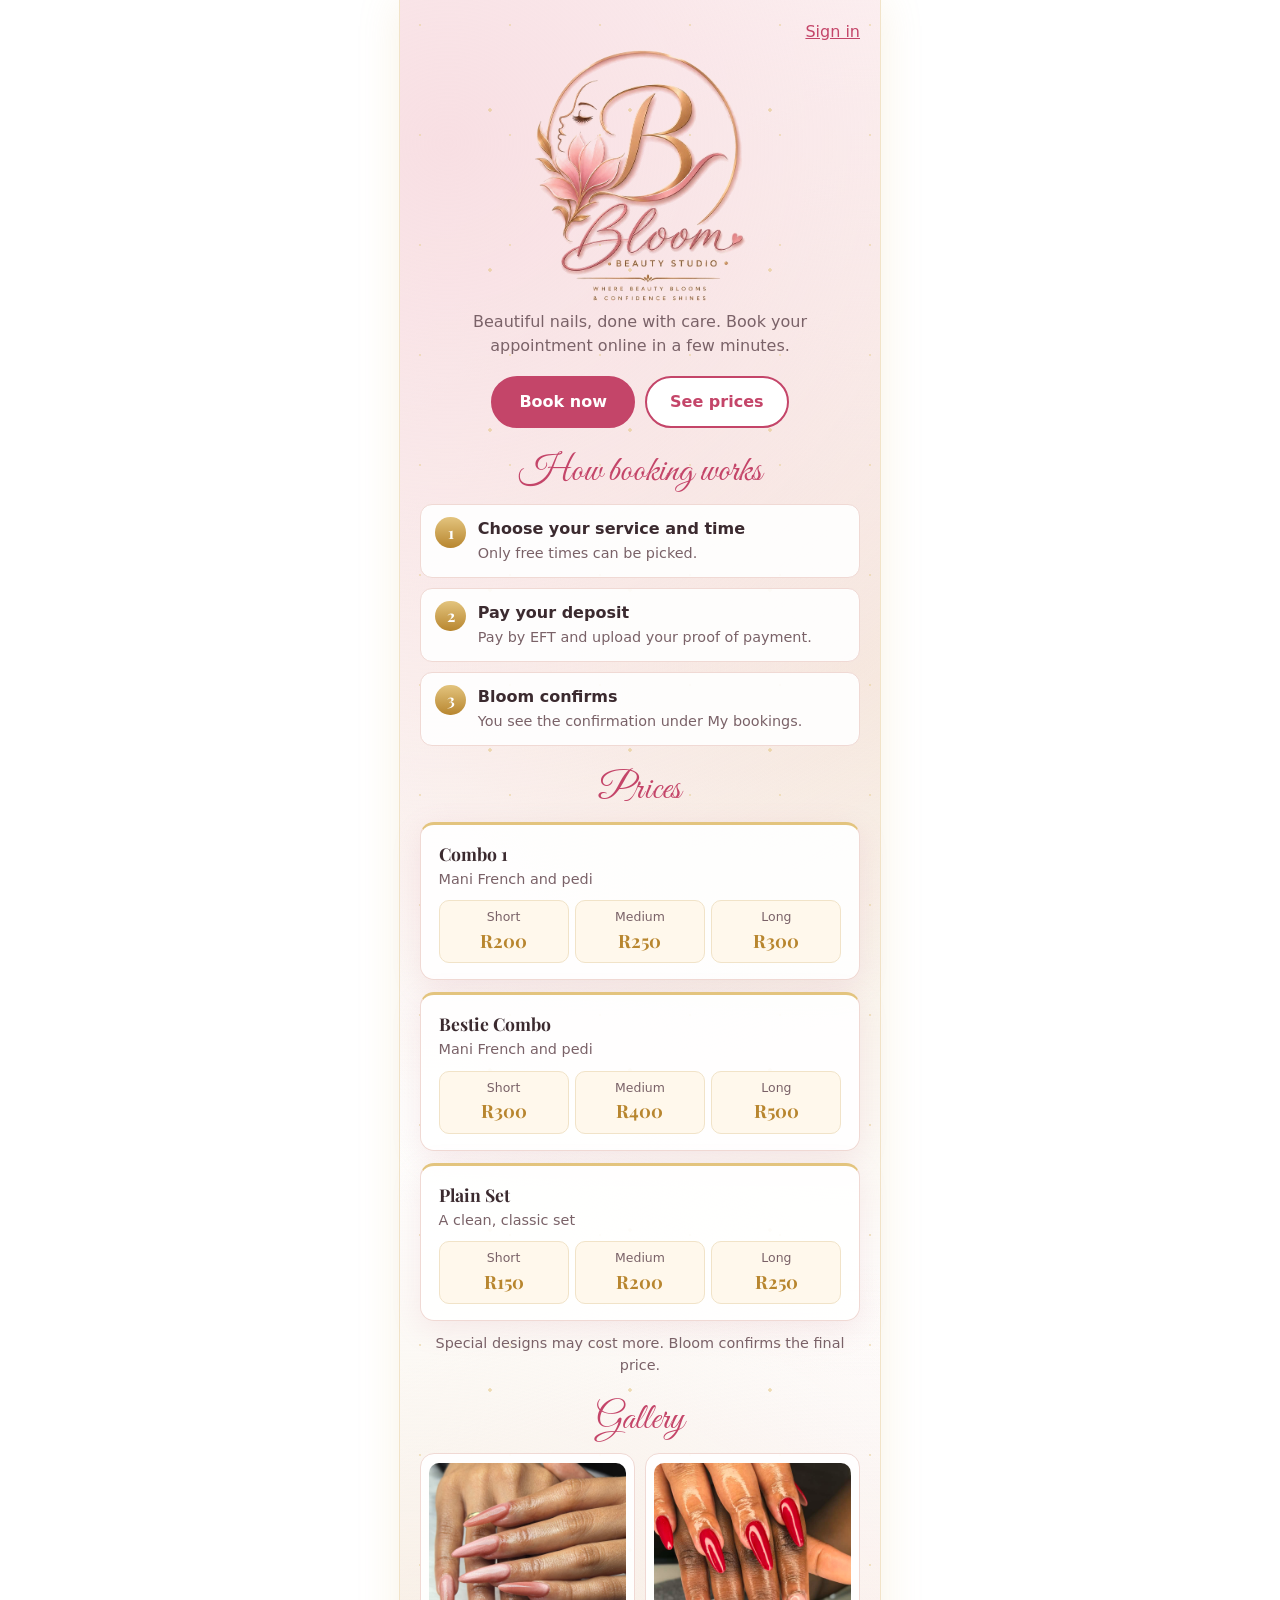
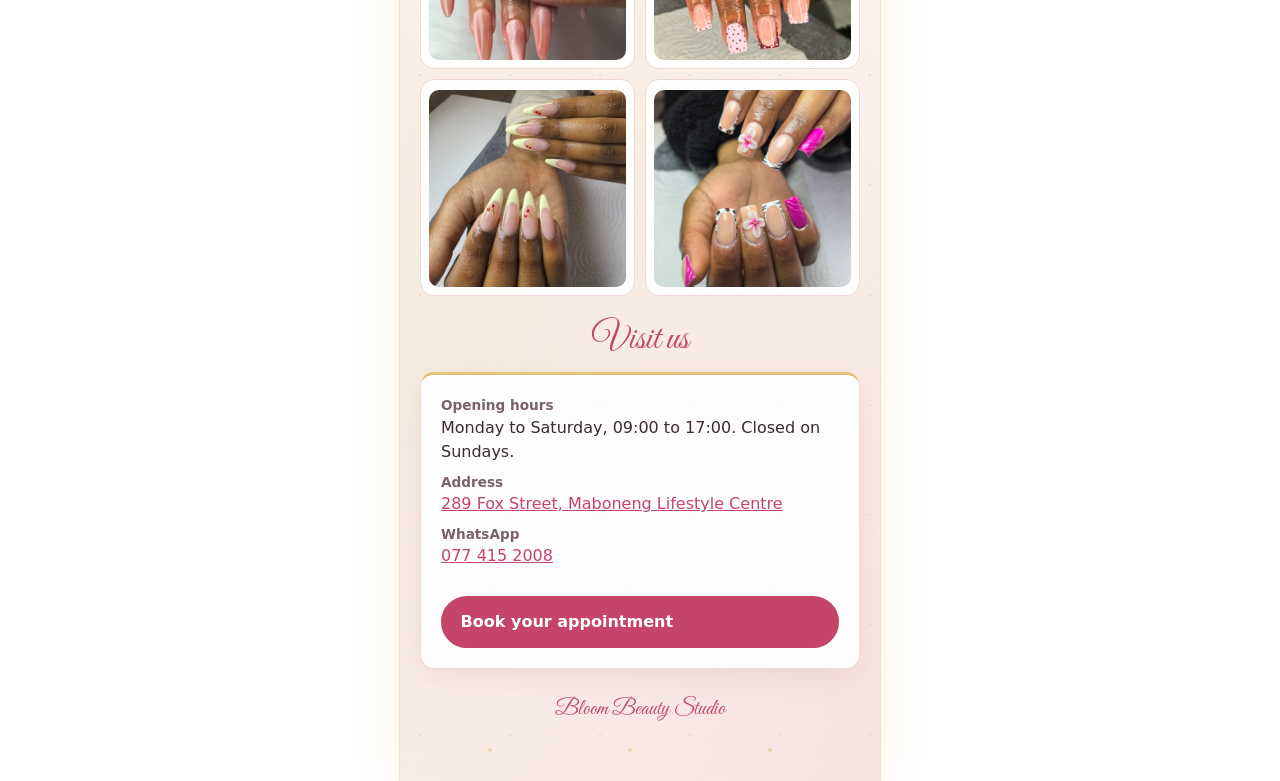
<file: index.html>
<!DOCTYPE html>
<html lang="en">
<head>
  <meta charset="utf-8">
  <meta name="viewport" content="width=device-width, initial-scale=1">
  <title>Bloom Beauty Studio - Nails in Johannesburg</title>
  <link rel="stylesheet" href="css/style.css">
  <style>
    /* Welcome page only */
    .welcome { padding-bottom: 2rem; }
    .w-top { display: flex; justify-content: flex-end; width: 100%; padding: .25rem 0 0; }
    .w-hero { text-align: center; display: flex; flex-direction: column; align-items: center; }
    .w-tagline { margin: -.25rem 0 1.1rem; color: var(--muted); font-size: 1rem; max-width: 22rem; }
    .w-actions { display: flex; gap: .6rem; justify-content: center; flex-wrap: wrap; width: 100%; }
    .w-actions .btn { min-width: 9rem; text-align: center; text-decoration: none; }
    .btn-outline { color: var(--accent); background: #ffffff; }
    .btn-outline:hover { color: #ffffff; }

    .w-section { width: 100%; margin-top: 1.5rem; }
    .w-section h2 {
      margin: 0 0 .75rem;
      text-align: center;
      font-family: "Great Vibes", cursive;
      font-weight: 400;
      font-size: 2.3rem;
      line-height: 1.1;
      color: var(--accent);
    }

    .steps { display: grid; gap: .6rem; margin: 0; padding: 0; list-style: none; counter-reset: step; }
    .steps li {
      counter-increment: step;
      display: flex; gap: .75rem; align-items: flex-start;
      padding: .75rem .9rem;
      background: rgba(255, 255, 255, .9);
      border: 1px solid var(--border);
      border-radius: 12px;
    }
    .steps li::before {
      content: counter(step);
      flex: none;
      width: 1.9rem; height: 1.9rem;
      display: grid; place-items: center;
      font-family: "Playfair Display", Georgia, serif;
      font-weight: 700;
      color: #ffffff;
      background: linear-gradient(180deg, #e3c47e, #b8862f);
      border-radius: 50%;
    }
    .steps strong { display: block; }
    .steps span { color: var(--muted); font-size: .9rem; }

    .price-card { margin-bottom: .75rem; padding: 1rem 1.1rem; }
    .price-card h3 { margin: 0; font-family: "Playfair Display", Georgia, serif; font-size: 1.1rem; color: var(--text); }
    .price-card p { margin: .1rem 0 .6rem; }
    .price-row { display: grid; grid-template-columns: repeat(3, 1fr); gap: .4rem; text-align: center; }
    .price-row div { padding: .45rem .25rem; background: #fff8ec; border: 1px solid #f1e3c8; border-radius: 10px; }
    .price-row small { display: block; color: var(--muted); font-size: .78rem; }
    .price-row b { font-family: "Playfair Display", Georgia, serif; font-size: 1.15rem; color: var(--gold); }

    .gallery { display: grid; grid-template-columns: repeat(2, 1fr); gap: .6rem; }
    .g-tile {
      margin: 0;
      padding: .6rem .5rem .5rem;
      background: rgba(255, 255, 255, .92);
      border: 1px solid var(--border);
      border-radius: 14px;
      text-align: center;
    }
    .g-tile svg { display: block; width: 100%; height: auto; }
    .g-tile img { display: block; width: 100%; aspect-ratio: 1; object-fit: cover; border-radius: 10px; }
    .g-tile figcaption { margin-top: .35rem; font-size: .85rem; color: var(--muted); }

    .info { display: grid; gap: .5rem; }
    .info p { margin: 0; }
    .info .label { display: block; font-weight: 600; font-size: .85rem; color: var(--muted); }
    .w-foot { margin-top: 1.5rem; text-align: center; font-family: "Great Vibes", cursive; font-size: 1.4rem; color: var(--accent); }
  </style>
</head>
<body>
  <div class="frame frame-top">
    <main class="stage welcome">
      <div class="w-top"><a class="link" href="signin.html">Sign in</a></div>

      <section class="w-hero">
       <h1 class="logo logo-sm"><img src="images/logo.jpeg" alt="Bloom Beauty Studio"></h1>

        <p class="w-tagline">Beautiful nails, done with care. Book your appointment online in a few minutes.</p>
        <div class="w-actions">
          <a class="btn" href="signin.html">Book now</a>
          <a class="btn btn-outline" href="#prices">See prices</a>
        </div>
      </section>

      <section class="w-section">
        <h2>How booking works</h2>
        <ol class="steps">
          <li><div><strong>Choose your service and time</strong><span>Only free times can be picked.</span></div></li>
          <li><div><strong>Pay your deposit</strong><span>Pay by EFT and upload your proof of payment.</span></div></li>
          <li><div><strong>Bloom confirms</strong><span>You see the confirmation under My bookings.</span></div></li>
        </ol>
      </section>

      <section class="w-section" id="prices">
        <h2>Prices</h2>
        <div class="card price-card">
          <h3>Combo 1</h3>
          <p class="muted">Mani French and pedi</p>
          <div class="price-row">
            <div><small>Short</small><b>R200</b></div>
            <div><small>Medium</small><b>R250</b></div>
            <div><small>Long</small><b>R300</b></div>
          </div>
        </div>
        <div class="card price-card">
          <h3>Bestie Combo</h3>
          <p class="muted">Mani French and pedi</p>
          <div class="price-row">
            <div><small>Short</small><b>R300</b></div>
            <div><small>Medium</small><b>R400</b></div>
            <div><small>Long</small><b>R500</b></div>
          </div>
        </div>
        <div class="card price-card">
          <h3>Plain Set</h3>
          <p class="muted">A clean, classic set</p>
          <div class="price-row">
            <div><small>Short</small><b>R150</b></div>
            <div><small>Medium</small><b>R200</b></div>
            <div><small>Long</small><b>R250</b></div>
          </div>
        </div>
        <p class="muted" style="text-align:center;margin:.25rem 0 0">Special designs may cost more. Bloom confirms the final price.</p>
      </section>

      <section class="w-section">
        <h2>Gallery</h2>
       <div class="gallery">
          <figure class="g-tile"><img data-name="gallery1" alt=""></figure>
          <figure class="g-tile"><img data-name="gallery2" alt=""></figure>
          <figure class="g-tile"><img data-name="gallery3" alt=""></figure>
          <figure class="g-tile"><img data-name="gallery4" alt=""></figure>
        </div>
        <script>
          // Finds each photo whatever its file ending, and hides any box with no photo
          document.querySelectorAll(".g-tile img[data-name]").forEach((img) => {
            const endings = ["jpg", "jpeg", "png", "webp", "JPG", "JPEG", "PNG", "jpg.jpg", "jpeg.jpg", "png.png"];
            let i = 0;
            const tryNext = () => {
              if (i < endings.length) img.src = "images/" + img.dataset.name + "." + endings[i++];
              else img.closest(".g-tile").hidden = true;
            };
            img.onerror = tryNext;
            tryNext();
          });
        </script>
      </section>

      <section class="w-section">
        <h2>Visit us</h2>
        <div class="card info">
          <p><span class="label">Opening hours</span>Monday to Saturday, 09:00 to 17:00. Closed on Sundays.</p>
          <p><span class="label">Address</span><a href="https://www.google.com/maps/search/?api=1&query=289+Fox+Street+Maboneng+Lifestyle+Centre+Johannesburg" target="_blank" rel="noopener">289 Fox Street, Maboneng Lifestyle Centre</a></p>
          <p><span class="label">WhatsApp</span><a href="https://wa.me/27774152008" target="_blank" rel="noopener">077 415 2008</a></p>
          <a class="btn btn-block" href="signin.html">Book your appointment</a>
        </div>
      </section>

      <p class="w-foot">Bloom Beauty Studio</p>
    </main>
  </div>
</body>
</html>
</file>
<file: css/style.css>
@import url('https://fonts.googleapis.com/css2?family=Great+Vibes&family=Playfair+Display:wght@600;700&display=swap');

:root {
  --bg: #fcefe9;
  --surface: #fffaf7;
  --text: #3b2a2f;
  --muted: #7a6268;
  --accent: #c44569;
  --accent-dark: #a3334f;
  --gold: #b8862f;
  --gold-light: #e0b455;
  --border: #f0d9d4;
  --error-bg: #fdecef;
  --error-text: #a1233f;
  --ok-bg: #e8f5ec;
  --ok-text: #1f6b3a;
}

* { box-sizing: border-box; }
[hidden] { display: none !important; }

body {
  margin: 0;
  font-family: system-ui, -apple-system, "Segoe UI", Roboto, sans-serif;
  background: linear-gradient(180deg, var(--bg) 0%, #ffffff 100%);
  color: var(--text);
  line-height: 1.5;
  min-height: 100vh;
  display: flex;
  flex-direction: column;
}

a { color: var(--accent); }

.topbar {
  display: flex;
  align-items: center;
  justify-content: space-between;
  gap: .5rem;
  padding: .75rem 1rem;
  background: var(--surface);
  border-bottom: 2px solid transparent;
  border-image: linear-gradient(90deg, var(--gold), var(--gold-light), var(--gold)) 1;
}

.brand {
  font-family: "Playfair Display", Georgia, serif;
  font-weight: 700;
  font-size: 1.25rem;
  text-decoration: none;
  background: linear-gradient(90deg, var(--gold), var(--gold-light));
  -webkit-background-clip: text;
  background-clip: text;
  color: transparent;
}

.container { flex: 1; width: 100%; max-width: 480px; margin: 0 auto; padding: 1.25rem 1rem; }

.card {
  background: var(--surface);
  border: 1px solid var(--border);
  border-top: 3px solid var(--gold-light);
  border-radius: 14px;
  padding: 1.25rem;
  box-shadow: 0 6px 20px rgba(196, 69, 105, .08);
}
.card h1 {
  margin-top: 0;
  font-family: "Playfair Display", Georgia, serif;
  font-size: 1.6rem;
  color: var(--accent);
}

.tabs { display: flex; gap: .5rem; margin-bottom: 1rem; }
.tab {
  flex: 1;
  padding: .6rem;
  font-family: "Playfair Display", Georgia, serif;
  font-size: 1.05rem;
  font-weight: 600;
  color: var(--muted);
  background: transparent;
  border: 0;
  border-bottom: 3px solid var(--border);
  cursor: pointer;
}
.tab.active { color: var(--accent); border-bottom-color: var(--accent); }

label { display: block; margin: .9rem 0 .25rem; font-weight: 600; font-size: .9rem; }

input {
  width: 100%;
  padding: .7rem .75rem;
  font-size: 1rem;
  color: var(--text);
  background: #ffffff;
  border: 1px solid var(--border);
  border-radius: 8px;
}
input:focus { outline: 2px solid var(--accent); outline-offset: 1px; }

.btn {
  display: inline-block;
  padding: .75rem 1.1rem;
  font-size: 1rem;
  font-weight: 600;
  color: #ffffff;
  background: var(--accent);
  border: 2px solid var(--accent);
  border-radius: 999px;
  cursor: pointer;
}
.btn:hover { background: var(--accent-dark); border-color: var(--accent-dark); }
.btn:disabled { opacity: .6; cursor: not-allowed; }
.btn-block { width: 100%; margin-top: 1.25rem; }

.muted { color: var(--muted); font-size: .9rem; }

.msg { padding: .6rem .75rem; border-radius: 8px; margin-bottom: .5rem; }
.msg.error { background: var(--error-bg); color: var(--error-text); }
.msg.ok { background: var(--ok-bg); color: var(--ok-text); }

button.link { background: none; border: 0; padding: 0; font: inherit; color: var(--accent); cursor: pointer; }

.footer {
  text-align: center;
  padding: 1rem;
  color: var(--muted);
  font-size: .85rem;
  font-family: "Great Vibes", cursive;
  font-size: 1.3rem;
}
/* Sign-in page: white, blush, cream and gold, with flowers around a gold tiara */
body { background: #ffffff; }

.frame {
  position: relative;
  width: min(100%, 480px);
  min-height: 100vh;
  margin: 0 auto;
  display: flex;
  align-items: center;
  justify-content: center;
  background:
    radial-gradient(circle at 10% 6%, #f8dfe3 0, rgba(248, 223, 227, 0) 42%),
    radial-gradient(circle at 96% 28%, #f5ebdd 0, rgba(245, 235, 221, 0) 40%),
    radial-gradient(circle at 4% 80%, #f5ebdd 0, rgba(245, 235, 221, 0) 40%),
    radial-gradient(circle at 96% 98%, #f8dfe3 0, rgba(248, 223, 227, 0) 45%),
    #ffffff;
  box-shadow: 0 0 0 1px #f1e3c8, 0 0 40px rgba(217, 184, 108, .18);
}

/* Light gold sparkle dots */
.frame::before {
  content: "";
  position: absolute;
  inset: 0;
  pointer-events: none;
  background-image:
    radial-gradient(circle, #e3c47e 0 1.5px, transparent 2px),
    radial-gradient(circle, #e9d29b 0 1px, transparent 1.5px);
  background-size: 140px 160px, 90px 110px;
  background-position: 20px 30px, 65px 80px;
  opacity: .55;
}

.stage {
  position: relative;
  width: 100%;
  padding: 1rem 1.25rem 1.5rem;
  display: flex;
  flex-direction: column;
  align-items: center;
}

/* Tiara with flowers around it */
.crown {
  position: relative;
  width: min(340px, 92%, 44vh);
  aspect-ratio: 440 / 210;
}

.crown-flowers {
  position: absolute;
  inset: 0;
  width: 100%;
  height: 100%;
  filter: brightness(1.05);
  mix-blend-mode: multiply;
}

.tiara {
  position: absolute;
  left: 50%;
  top: 2%;
  width: 56%;
  height: auto;
  transform: translateX(-50%);
  filter: saturate(1.5) brightness(1.3) contrast(1.1) hue-rotate(4deg)
          drop-shadow(0 1px 1px rgba(143, 100, 32, .35));
}

.wordmark {
  margin: -.4rem 0 .9rem;
  display: flex;
  flex-direction: column;
  align-items: center;
  line-height: 1.2;
  font-family: "Great Vibes", cursive;
  font-weight: 400;
  text-align: center;
}
.wm-bloom {
  font-size: clamp(3rem, 13vw, 3.8rem);
  padding: 0 .35em;
  background: linear-gradient(180deg, #ecd084 0%, #c9973a 55%, #a87726 100%);
  -webkit-background-clip: text;
  background-clip: text;
  color: transparent;
}
.wm-script {
  margin-top: -.35rem;
  font-size: clamp(2rem, 8vw, 2.4rem);
  color: var(--accent);
}

.stage .card {
  width: 100%;
  background: rgba(255, 255, 255, .92);
  border-top: 3px solid #e3c47e;
  box-shadow: 0 8px 30px rgba(196, 120, 140, .14);
}

/* Show / hide password */
.pw-wrap { position: relative; }
.pw-wrap input { padding-right: 2.9rem; }
.pw-toggle {
  position: absolute;
  top: 50%;
  right: .35rem;
  transform: translateY(-50%);
  display: flex;
  align-items: center;
  justify-content: center;
  padding: .45rem;
  background: none;
  border: 0;
  border-radius: 8px;
  color: var(--muted);
  cursor: pointer;
}
.pw-toggle:hover { color: var(--accent); }
.pw-toggle:focus-visible { outline: 2px solid var(--accent); }
.pw-toggle svg {
  width: 20px;
  height: 20px;
  fill: none;
  stroke: currentColor;
  stroke-width: 2;
  stroke-linecap: round;
  stroke-linejoin: round;
}
.pw-toggle[aria-pressed="false"] .icon-eye-off { display: none; }
.pw-toggle[aria-pressed="true"] .icon-eye { display: none; }


/* Client page: booking form and my bookings */
.frame-top { align-items: flex-start; }
.stage-wide { align-items: stretch; padding-top: .75rem; }

.bar {
  display: flex;
  align-items: center;
  justify-content: space-between;
  padding: .25rem .25rem .75rem;
}
.bar-brand {
  font-family: "Great Vibes", cursive;
  font-size: 1.9rem;
  line-height: 1;
  color: var(--accent);
}

.stage-wide .card { margin-bottom: 1rem; background: rgba(255, 250, 247, .94); }
.card h2 {
  margin: 0 0 .5rem;
  font-family: "Playfair Display", Georgia, serif;
  font-size: 1.25rem;
  color: var(--accent);
}

select, textarea {
  width: 100%;
  padding: .7rem .75rem;
  font: inherit;
  font-size: 1rem;
  color: var(--text);
  background: #ffffff;
  border: 1px solid var(--border);
  border-radius: 8px;
}
select:focus, textarea:focus { outline: 2px solid var(--accent); outline-offset: 1px; }
textarea { resize: vertical; }

.slots { display: flex; flex-wrap: wrap; gap: .45rem; }
.slots .muted { margin: 0; }
.slot {
  padding: .5rem .8rem;
  font: inherit;
  font-weight: 600;
  color: var(--accent);
  background: #ffffff;
  border: 2px solid var(--border);
  border-radius: 999px;
  cursor: pointer;
}
.slot:hover { border-color: var(--accent); }
.slot.selected { color: #ffffff; background: var(--accent); border-color: var(--accent); }

.summary {
  margin: 1rem 0 0;
  padding: .65rem .75rem;
  font-size: .9rem;
  background: #fff3d6;
  border-radius: 8px;
}

.bk { padding: .75rem 0; border-top: 1px solid var(--border); }
.bk:first-child { border-top: 0; }
.bk-head { display: flex; align-items: center; justify-content: space-between; gap: .5rem; }
.bk-when { margin: .15rem 0; }
.bk .muted { margin: .25rem 0; }
.bk-actions { display: flex; align-items: center; gap: 1rem; margin-top: .5rem; }

.badge {
  flex: none;
  padding: .15rem .6rem;
  font-size: .75rem;
  font-weight: 700;
  border-radius: 999px;
  background: #eee;
  color: #555;
}
.st-requested { background: #fff3d6; color: #8a5a00; }
.st-accepted { background: #e3f0ff; color: #1e4f8a; }
.st-booked { background: var(--ok-bg); color: var(--ok-text); }
.st-cancelled, .st-declined, .st-no_show { background: var(--error-bg); color: var(--error-text); }

a.btn { text-decoration: none; }

/* Owner page */
.stats {
  display: grid;
  grid-template-columns: repeat(2, 1fr);
  gap: .6rem;
  margin: .5rem 0 .75rem;
}
.stat {
  padding: .65rem .75rem;
  background: #ffffff;
  border: 1px solid var(--border);
  border-radius: 10px;
}
.stat strong {
  display: block;
  font-family: "Playfair Display", Georgia, serif;
  font-size: 1.5rem;
  line-height: 1.2;
  color: var(--gold);
}
.stat span { font-size: .85rem; color: var(--muted); }

.owner-tabs { display: grid; grid-template-columns: repeat(2, 1fr); gap: .35rem .5rem; }
.owner-tabs .tab { font-size: .95rem; padding: .5rem .4rem; }

.bk-notes { margin: .25rem 0; font-size: .9rem; white-space: pre-wrap; }

.bk-photo { margin: .4rem 0; }
.bk-photo img {
  display: block;
  max-width: 100%;
  max-height: 320px;
  border-radius: 10px;
  border: 1px solid var(--border);
}

.req { margin-top: .5rem; }
.req .muted { margin: .25rem 0 .5rem; }
.row { display: flex; align-items: center; gap: .5rem; margin: .4rem 0; }
.row input { flex: 1; min-width: 0; }
.row-label { margin: 0; white-space: nowrap; }

.btn-small { padding: .45rem .9rem; font-size: .9rem; }
.btn-ghost { color: var(--accent); background: #ffffff; }
.btn-ghost:hover { color: #ffffff; }
.bk-actions { flex-wrap: wrap; }

.edit { margin-top: .5rem; }
.edit .btn { margin-top: .75rem; }

/* Booked times and deposit step */
.slot.taken {
  display: inline-flex;
  flex-direction: column;
  align-items: center;
  line-height: 1.1;
  color: #a99a9d;
  background: #f3eeee;
  border-color: #e6dcdc;
  cursor: not-allowed;
}
.slot.taken small {
  font-size: .7rem;
  font-weight: 600;
}
.slot.taken:hover { border-color: #e6dcdc; }

.deposit-step {
  margin-top: 1rem;
  padding: .25rem 1rem 1rem;
  background: #fff8ec;
  border: 1px solid #f1e3c8;
  border-radius: 10px;
}
.deposit-step .muted { margin: 0 0 .5rem; }
.bank-title { margin: 1rem 0 .25rem; font-weight: 600; font-size: .9rem; }
.bank {
  margin: 0;
  padding: .6rem .75rem;
  font-size: .9rem;
  background: #ffffff;
  border: 1px dashed var(--gold-light);
  border-radius: 8px;
}
.bk-deposit { margin: .25rem 0; font-size: .9rem; font-weight: 600; color: var(--gold); }
.row input[type=number] { min-width: 6rem; }


/* Booked times and deposit step */
.slot.taken {
  display: inline-flex;
  flex-direction: column;
  align-items: center;
  line-height: 1.1;
  color: #a99a9d;
  background: #f3eeee;
  border-color: #e6dcdc;
  cursor: not-allowed;
}
.slot.taken small {
  font-size: .7rem;
  font-weight: 600;
}
.slot.taken:hover { border-color: #e6dcdc; }

.deposit-step {
  margin-top: 1rem;
  padding: .25rem 1rem 1rem;
  background: #fff8ec;
  border: 1px solid #f1e3c8;
  border-radius: 10px;
}
.deposit-step .muted { margin: 0 0 .5rem; }
.bank-title { margin: 1rem 0 .25rem; font-weight: 600; font-size: .9rem; }
.bank {
  margin: 0;
  padding: .6rem .75rem;
  font-size: .9rem;
  background: #ffffff;
  border: 1px dashed var(--gold-light);
  border-radius: 8px;
}
.bk-deposit { margin: .25rem 0; font-size: .9rem; font-weight: 600; color: var(--gold); }
.row input[type=number] { min-width: 6rem;

}

.stats .stat:last-child:nth-child(odd) { grid-column: span 2; }

.list-title { margin: 1.5rem 0 .25rem; padding-top: 1rem; border-top: 2px solid var(--border); font-family: "Playfair Display", Georgia, serif; font-size: 1.05rem; color: var(--muted); }

.logo { margin: 0 0 .75rem; width: min(300px, 80%, 40vh); }
.logo img { display: block; width: 100%; height: auto; }
.logo-sm { width: min(220px, 62%, 30vh); margin-bottom: .5rem; }
.logo img { filter: brightness(1.05); mix-blend-mode: multiply; }
</file>
